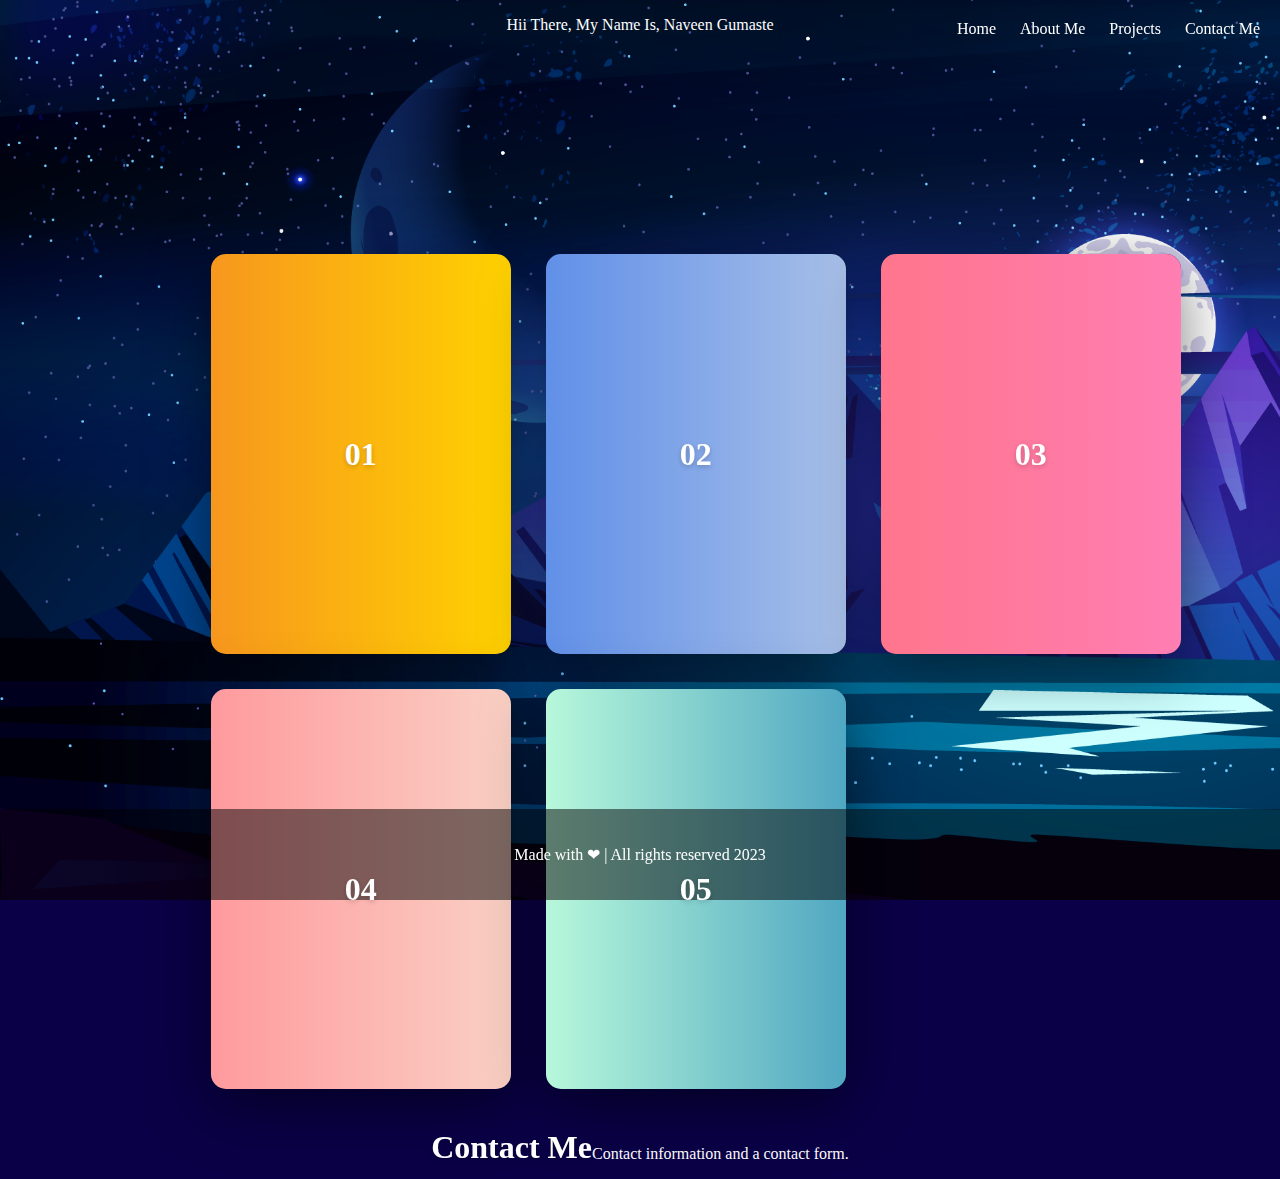
<file: Index.html>
<!DOCTYPE html>
<html lang="en">
<head>
  <meta charset="UTF-8">
  <meta name="viewport" content="width=device-width, initial-scale=1.0">
  <link rel="stylesheet" href="styles.css">
  <script src="app.js"></script>
  <title>My Portfolio</title>
</head>
<body>
  <header>
    <nav>
      <ul>
        <li><a href="#home">Home</a></li>
        <li><a href="#about">About Me</a></li>
        <li><a href="#projects">Projects</a></li>
        <li><a href="#contact">Contact Me</a></li>
      </ul>
    </nav>
  </header>

  <main>
<section id="home" class="section animate-on-scroll">
  <p>Hii There, My Name Is, Naveen Gumaste</p>
</section>

<section id="about" class="section animate-on-scroll">
  <h2>About Me</h2>
  <div class="text-container">
    <p class="animated-text">I am pursuing my engineering in Electronics and Communication, currently in 5th semester. I am a self-taught web developer and I am passionate about learning new things. I am a quick learner and a team player. I am looking for an opportunity to work in a company where I can learn and grow as a developer.</p>
  </div>
</section>


    <section id="projects" class="section";">
      <h2>Projects</h2>
      <div class="container">
        <div class="card">
          <div class="face face1">
            <div class="content">
              <span class="stars"></span>
              <h2 class="one">NFT Card</h2>
              <p class="one">
                <a href="./nft-preview-card-component-main/index.html"> View</a>
              </p>
            </div>
          </div>
          <div class="face face2">
            <h2>01</h2>
          </div>
        </div>

        <div class="card">
          <div class="face face1">
            <div class="content">
              <span class="stars"></span>
              <h2 class="two">Price Grid</h2>
              <p class="two">
                <a href="./single-price-grid-component-master/index.html"> View</a>
              </p>
            </div>
          </div>
          <div class="face face2">
            <h2>02</h2>
          </div>
        </div>

        <div class="card">
          <div class="face face1">
            <div class="content">
              <span class="stars"></span>
              <h2 class="three">Profile Card</h2>
              <p class="three">
                <a href="./profile-card-component-main/"> View</a>
              </p>
            </div>
          </div>
          <div class="face face2">
            <h2>03</h2>
          </div>
        </div>

        <div class="card">
          <div class="face face1">
            <div class="content">
              <span class="stars"></span>
              <h2 class="four">Faq Card</h2>
              <p class="four">
                <a href="./faq-accordion-card-main/index.html"> View</a>
              </p>
            </div>
          </div>
          <div class="face face2">
            <h2>04</h2>
          </div>
        </div>

        <div class="card">
          <div class="face face1">
            <div class="content">
              <span class="stars"></span>
              <h2 class="five">Qr Code</h2>
              <p class="five">
                <a href="./qr-code-component-main/"> View</a>
              </p>
            </div>
          </div>
          <div class="face face2">
            <h2>05</h2>
          </div>
        </div>
      </div>
    </section>

    <section id="contact" class="section";">
      <h2>Contact Me</h2> 
      <br>
      <p>Contact information and a contact form.</p>
    </section>
  </main>

  <footer>
    <p>Made with ❤ | All rights reserved 2023</p>
  </footer>
</body>
</html>
</file>
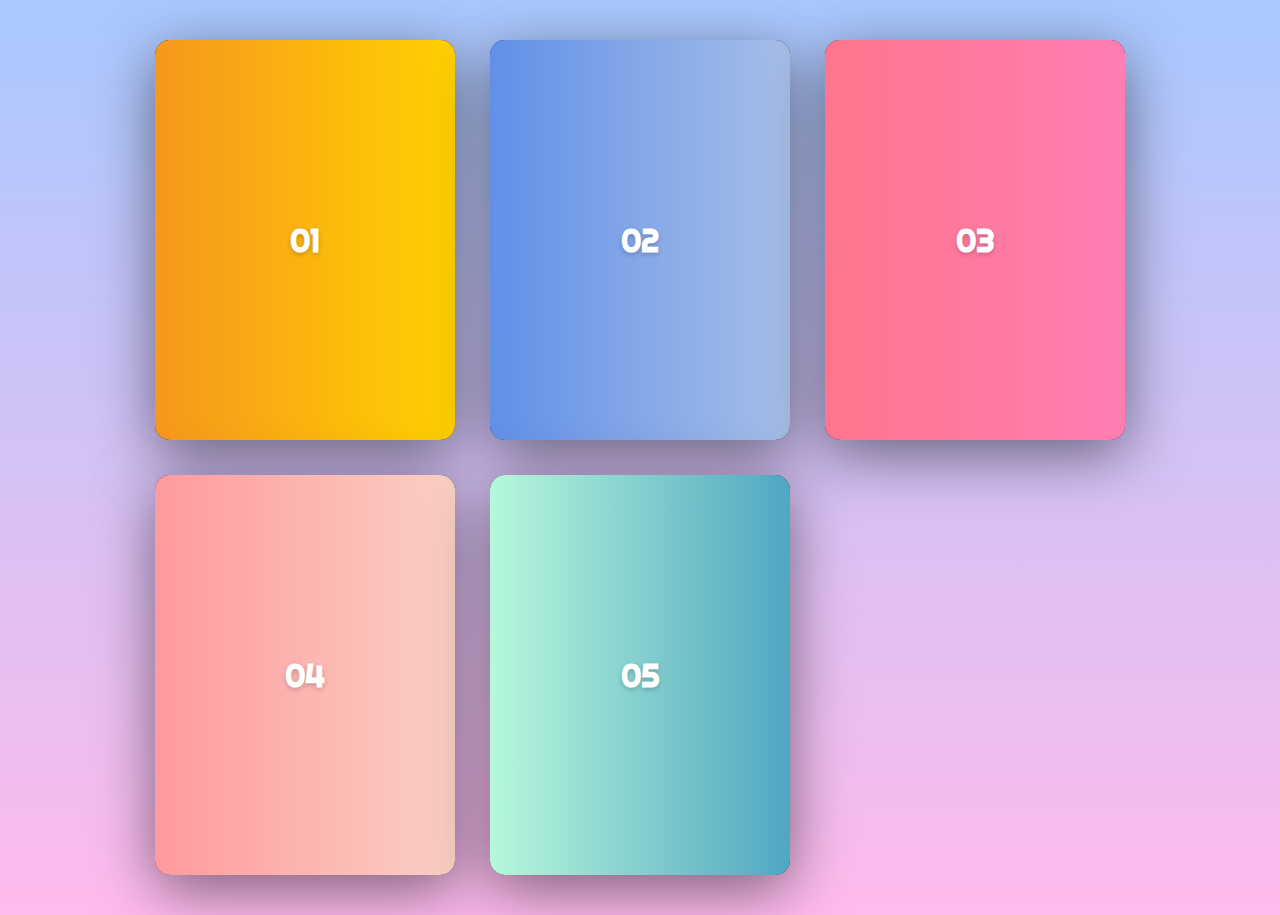
<file: assests/index.html>
<!DOCTYPE html>
<html lang="en">
	<head>
		<meta charset="UTF-8" />
		<meta http-equiv="X-UA-Compatible" content="IE=edge" />
		<meta name="viewport" content="width=device-width, initial-scale=1.0" />
		<link rel="shortcut icon" href="./challenge.png" type="image/x-icon" />
		<link rel="stylesheet" href="./style.css" />
		<title>Naveen's Projects</title>
	</head>

	<body>
		<div class="container">
			<div class="card">
				<div class="face face1">
					<div class="content">
						<span class="stars"></span>
						<h2 class="one">NFT Card</h2>
						<p class="one">
							<a href="./nft-preview-card-component-main/index.html"> View</a>
						</p>
					</div>
				</div>
				<div class="face face2">
					<h2>01</h2>
				</div>
			</div>

			<div class="card">
				<div class="face face1">
					<div class="content">
						<span class="stars"></span>
						<h2 class="two">Price Grid</h2>
						<p class="two">
							<a href="./single-price-grid-component-master/index.html">
								View</a
							>
						</p>
					</div>
				</div>
				<div class="face face2">
					<h2>02</h2>
				</div>
			</div>

			<div class="card">
				<div class="face face1">
					<div class="content">
						<span class="stars"></span>
						<h2 class="three">Profile Card</h2>
						<p class="three">
							<a href="./profile-card-component-main/"> View</a>
						</p>
					</div>
				</div>
				<div class="face face2">
					<h2>03</h2>
				</div>
			</div>

			<div class="card">
				<div class="face face1">
					<div class="content">
						<span class="stars"></span>
						<h2 class="four">Faq Card</h2>
						<p class="four">
							<a href="./faq-accordion-card-main/index.html"> View</a>
						</p>
					</div>
				</div>
				<div class="face face2">
					<h2>04</h2>
				</div>
			</div>

			<div class="card">
				<div class="face face1">
					<div class="content">
						<span class="stars"></span>
						<h2 class="five">Qr Code</h2>
						<p class="five">
							<a href="./qr-code-component-main/"> View</a>
						</p>
					</div>
				</div>
				<div class="face face2">
					<h2>05</h2>
				</div>
			</div>
		</div>
	</body>
</html>
</file>
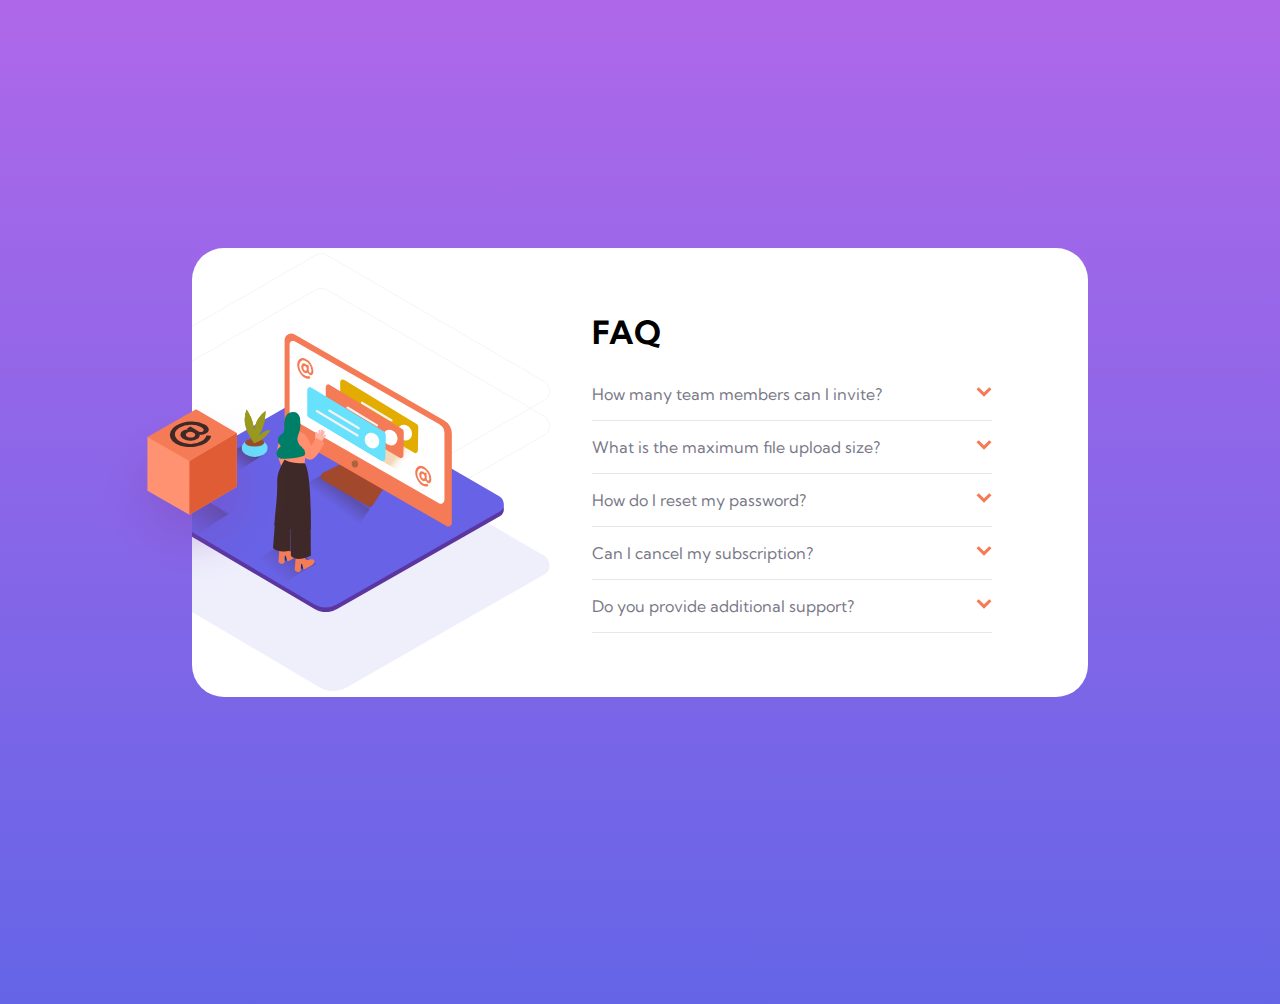
<file: assests/faq-accordion-card-main/index.html>
<!DOCTYPE html>
<html lang="en">
<head>
  <meta charset="UTF-8">
  <meta name="viewport" content="width=device-width, initial-scale=1.0">
  <link href="https://fonts.googleapis.com/css2?family=Kumbh+Sans:wght@400;700&display=swap" rel="stylesheet" />
  <link rel="icon" type="image/png" sizes="32x32" href="./images/favicon-32x32.png">
  <link rel="stylesheet" href="style.css">
  <title>Frontend Mentor | FAQ Accordion Card</title>
</head>
<body>
  <main class="main">
    <section id="main-card">
      <img src="images/illustration-box-desktop.svg" alt="orange box" class="card-box" />
      <div class="card-image">
        <img src="images/illustration-woman-online-desktop.svg" alt="woman on desktop" />
      </div>
      <div class="card-text">
        <header class="header">
        <h1>FAQ</h1>
      </header>
        <div class="accordion">
          <div class="accordion-item">
            <button class="accordion-question">How many team members can I invite?</button>
            <div class="accordion-collapse collapse">
              <div class="accordion-content">
                You can invite up to 2 additional users on the Free plan. There is no limit on team members for the
                Premium plan.
              </div>
            </div>
          </div>
          <div class="accordion-item">
            <button class="accordion-question">What is the maximum file upload size?</button>
            <div class="accordion-collapse collapse">
              <div class="accordion-content">
                No more than 2GB. All files in your account must fit your allotted storage space.
              </div>
            </div>
          </div>
          <div class="accordion-item">
            <button class="accordion-question">How do I reset my password?</button>
            <div class="accordion-collapse collapse">
              <div class="accordion-content">
                Click “Forgot password” from the login page or “Change password” from your profile page. A reset link will
                be emailed to you.
              </div>
            </div>
          </div>
          <div class="accordion-item">
            <button class="accordion-question collapse">Can I cancel my subscription?</button>
            <div class="accordion-collapse collapse">
              <div class="accordion-content">
                Yes! Send us a message and we’ll process your request no questions asked.
              </div>
            </div>
          </div>
          <div class="accordion-item">
            <button class="accordion-question">Do you provide additional support?</button>
            <div class="accordion-collapse collapse">
              <div class="accordion-content">
                Chat and email support is available 24/7. Phone lines are open during normal business hours.
              </div>
            </div>
          </div>
        </div>
    </section>
    <script src="script.js"></script>
  </main>
</body>
</html>
</file>
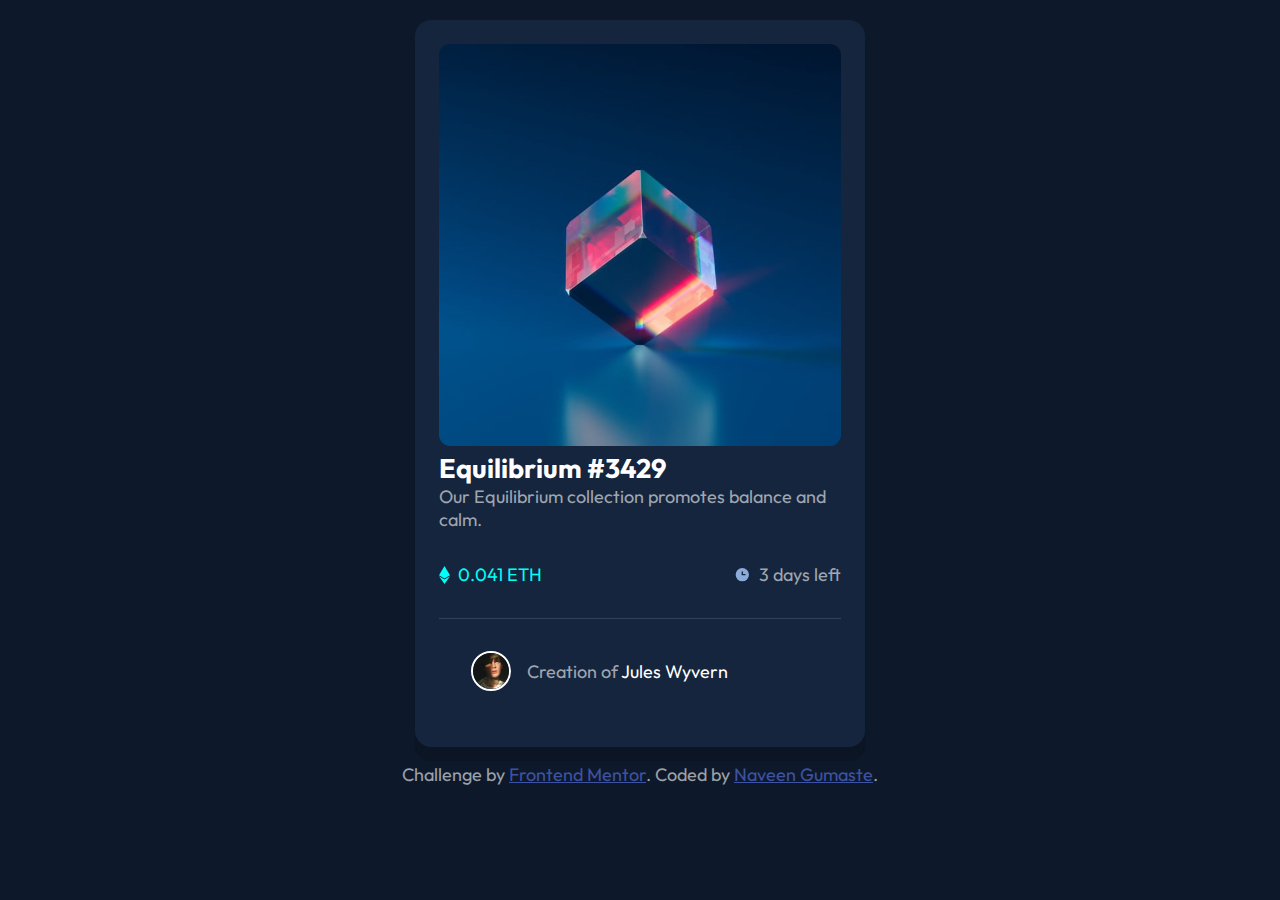
<file: assests/nft-preview-card-component-main/index.html>
<!DOCTYPE html>
<html lang="en">
  <head>
    <meta charset="UTF-8" />
    <meta name="viewport" content="width=device-width, initial-scale=1.0" />
    <link rel="icon" type="image/png" sizes="32x32" href="./images/favicon-32x32.png"/>
    <title>Frontend Mentor | NFT preview card component</title>
    <link rel="stylesheet" href="style.css">
  </head>
  <body>
   <div class="container">
     <article class="main-img">
       <img src="./images/image-equilibrium.jpg" alt="">
       <div>
         <img src="./images/icon-view.svg" alt="">
       </div>
     </article>

     <article>
      <h2>Equilibrium #3429</h2>
      <p>
        Our Equilibrium collection promotes balance and calm.
      </p>
      <ul>
        <li><img src="./images/icon-ethereum.svg" alt=""> 0.041 ETH</li>
        <li><img src="./images/icon-clock.svg" alt=""> 3 days left</li>
      </ul>
     </article>

     <article class="avatar">
       <img src="./images/image-avatar.png" alt="">
      <p>Creation of <span>Jules Wyvern</span></p>
    </article> 
   </div>

    <div class="attribution">
      Challenge by
      <a href="https://www.frontendmentor.io?ref=challenge" target="_blank"
        >Frontend Mentor</a
      >. Coded by <a href="#">Naveen Gumaste</a>.
    </div>
  </body>
</html>
</file>
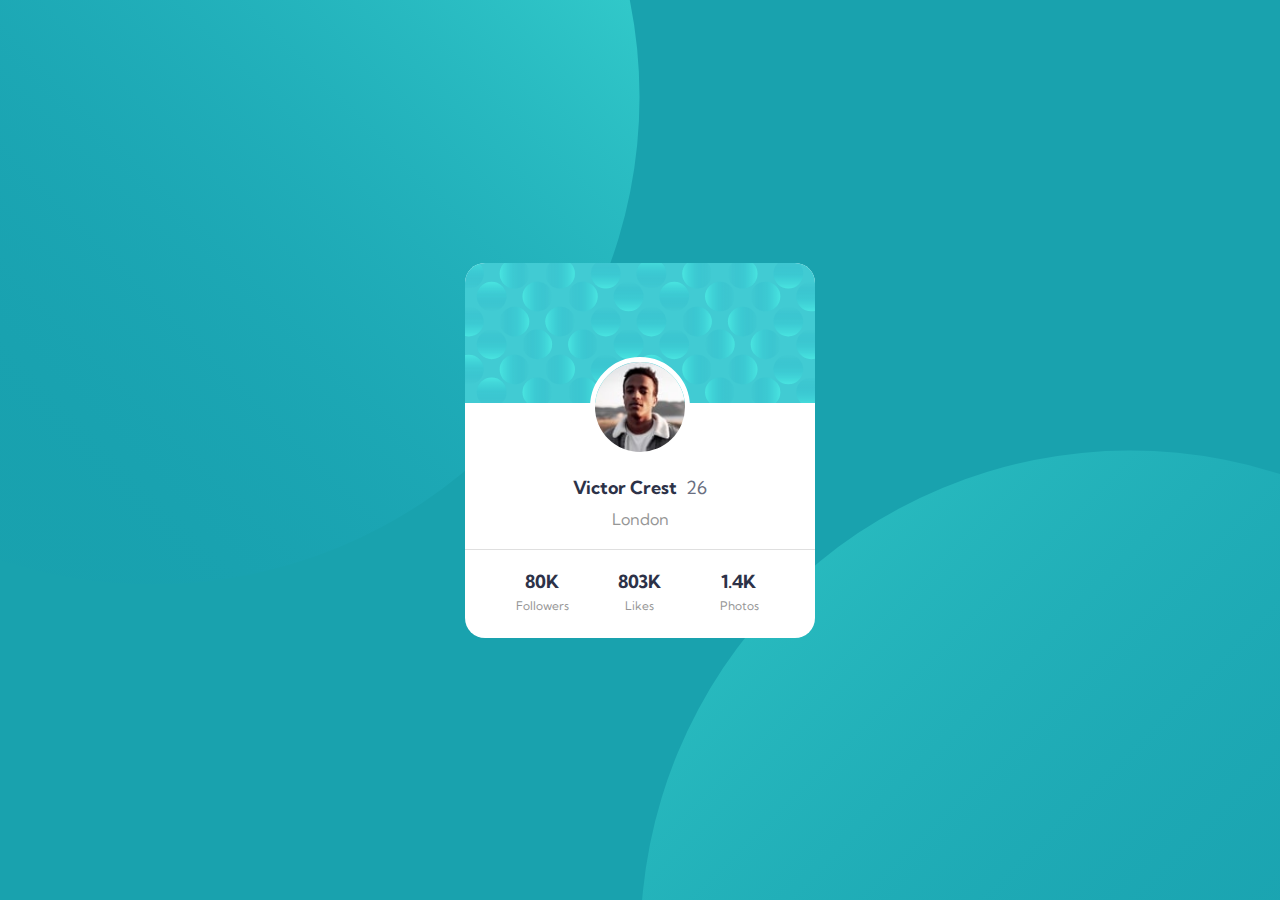
<file: assests/profile-card-component-main/index.html>
<!DOCTYPE html>
<html lang="en">
  <head>
    <meta charset="UTF-8" />
    <meta name="viewport" content="width=device-width, initial-scale=1.0" />
    <link rel="icon" type="image/png" sizes="32x32" href="./images/favicon-32x32.png"
    />
    <link rel="stylesheet" href="style.css" />
    <title>Frontend Mentor | Profile card component</title>
  </head>
  <body>
    <div class="container">
      <div class="center">
        <div class="content">
        <img src="./images/bg-pattern-card.svg" alt="bg-card">
        <img class="potrait" src="./images/image-victor.jpg" alt="">
        <h3 class="name">Victor Crest <span class="age">26</span></h3>
        <p class="location">London</p>
      </div>
      <div class="num">
        <ul>
          <li>80K</li>
          <li>803K</li>
          <li>1.4K</li>
        </ul>
      </div>
      <div class="stats">
        <ul>
          <li>Followers</li>
          <li class="likes">Likes</li>
          <li class="photo">Photos</li>
        </ul>
      </div>
    </div>
    </div>
  </body>
</html>
</file>
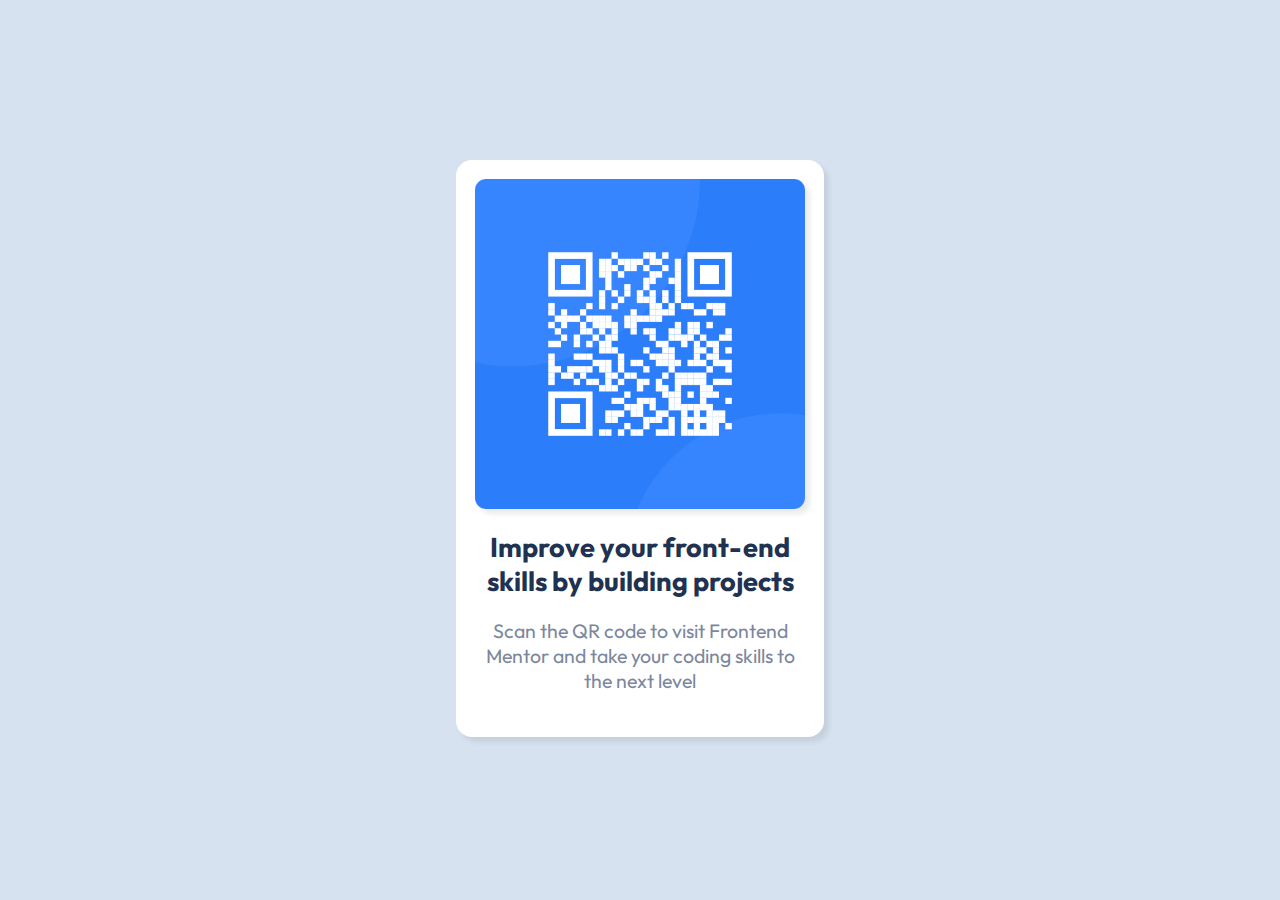
<file: assests/qr-code-component-main/index.html>
<!DOCTYPE html>
<html lang="en">
	<head>
		<meta charset="UTF-8" />
		<meta name="viewport" content="width=device-width, initial-scale=1.0" />
		<link
			rel="icon"
			type="image/png"
			sizes="32x32"
			href="./images/favicon-32x32.png"
		/>
		<link rel="stylesheet" href="style.css" />
		<title>Frontend Mentor | QR code component</title>
	</head>
	<body>
		<main class="main">
			<div class="container">
				<div class="wrapper">
					<!-- Header Piece goes here -->
					<img class="img" src="./images/image-qr-code.png" alt="" />
					<header class="header">
						<h1 class="title">
							Improve your front-end skills by building projects
						</h1>
					</header>

					<p class="subtitle">
						Scan the QR code to visit Frontend 
						Mentor and take your coding skills to the next level
					</p>
				</div>
			</div>
		</main>
	</body>
</html>
</file>
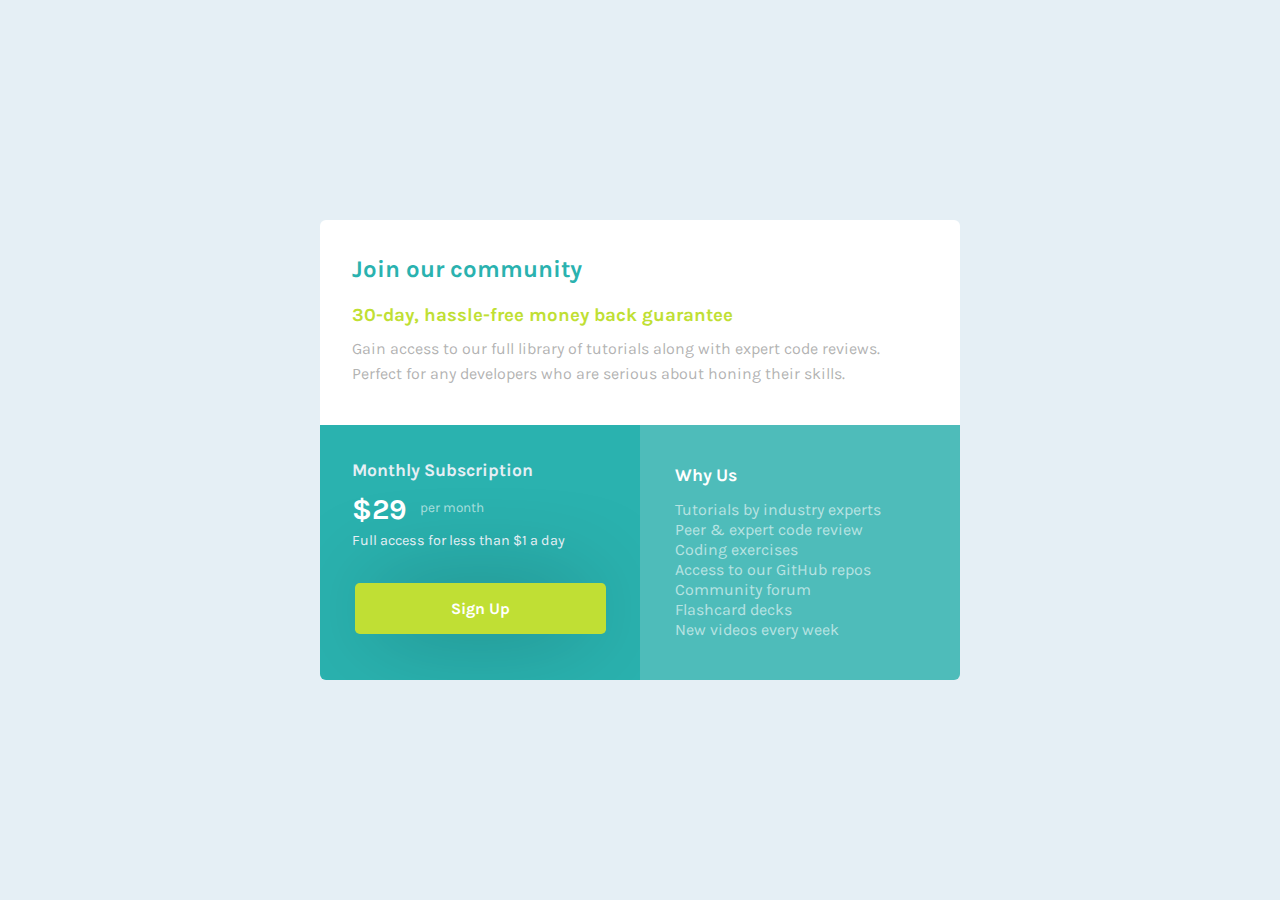
<file: assests/single-price-grid-component-master/index.html>
<!DOCTYPE html>
<html lang="en">
	<head>
		<meta charset="UTF-8" />
		<meta name="viewport" content="width=device-width, initial-scale=1.0" />
		<link
			rel="icon"
			type="image/png"
			sizes="32x32"
			href="./images/favicon-32x32.png"
		/>
    <link rel="stylesheet" href="style.css">
		<title>Frontend Mentor | Single Price Grid Component</title>
	</head>
	<body>
		<div class="container">
			<div class="wrapper">
				<div class="join">
					<h1>Join our community</h1>
						
					<h3>30-day, hassle-free money back guarantee</h3>
					<p class="para">
						Gain access to our full library of tutorials along with expert code
						reviews.
					</p>
					<p class="para2"> 
						Perfect for any developers who are serious about honing their
						skills.
					</p>
				</div>
				<div class="sub">
					<h2>Monthly Subscription</h2>
					<h5>
						<span class="price">&dollar;29</span
						><span class="text">per month</span>
					</h5>
					<p>Full access for less than &dollar;1 a day</p>
					<button class="btn">Sign Up</button>
				</div>
				<div class="why">
					<h2 class="title">Why Us</h2>
					<ul class="steps">
						<li>Tutorials by industry experts</li>
						<li>Peer &amp; expert code review</li>
						<li>Coding exercises</li>
						<li>Access to our GitHub repos</li>
						<li>Community forum</li>
						<li>Flashcard decks</li>
						<li>New videos every week</li>
					</ul>
				</div>
			</div>
		</div>
		
	</body>
</html>
</file>
<file: styles.css>
body {
	margin: 0;
	padding: 0;
	box-sizing: border-box;
	display: flex;
	justify-content: center;
	align-items: center;
	font-family: "Righteous", cursive;
	min-height: 100vh;
	background-color: #0a0047;
	/* background-image: linear-gradient(180deg, #b3e0f2 0%, #0057a8 100%); */
	background-image: url('./bg-img/Head.jpg'); /* Add the image URL here */
	background-attachment: fixed; /* Optional: makes the background fixed */
	background-size: cover;
  background-repeat: no-repeat;
}

header {
	position: fixed;
	top: 0;
	right: 0;
	padding: 20px;
}

nav ul {
	list-style: none;
	margin: 0;
	padding: 0;
}

nav li {
	display: inline;
	margin-left: 20px;
}

nav a {
	color: white;
	text-decoration: none;
}

.animated-text {
	font-size: 1em;
	font-weight: bold;
	text-align: center;
	color: white;
	text-shadow: 0 2px 5px rgba(0, 0, 0, 0.2);
	margin: 4rem;
	padding: 0;
	overflow-x: hidden;
}

.container {
	max-width: 100vw;
	display: grid;
	grid-template-columns: repeat(auto-fit, minmax(300px, 1fr));
	grid-gap: 35px;
	margin: 0 auto;
	padding: 40px 20px;
}

section,
h2 {
	display: flex;
	justify-content: center;
	color: white;
	font-size: 16px;
}

.card {
	position: relative;
	width: 300px;
	height: 400px;
	margin: 0 auto;
	background: #0c213d;
	border-radius: 15px;
	box-shadow: 0 15px 60px rgba(0, 0, 0, 0.5);
}

.face {
	position: absolute;
	bottom: 0;
	left: 0;
	width: 100%;
	height: 100%;
	display: flex;
	justify-content: center;
	align-items: center;
}

.face1 {
	box-sizing: border-box;
	padding: 20px;
}

h2 {
	margin: 0;
	padding: 0;
}

.one {
	background-color: #fffc00;
	-webkit-background-clip: text;
	-webkit-text-fill-color: transparent;
}

.two {
	background-color: #00fffc;
	-webkit-background-clip: text;
	-webkit-text-fill-color: transparent;
}

.three {
	background-color: #fc00ff;
	-webkit-background-clip: text;
	-webkit-text-fill-color: transparent;
}

.four {
	background-color: #ff9a9e;
	-webkit-background-clip: text;
	-webkit-text-fill-color: transparent;
}

.five {
	background-color: #b7f8db;
	-webkit-background-clip: text;
	-webkit-text-fill-color: transparent;
}

.face2 {
	transition: 0.5s;
}

h2 {
	margin: 0;
	padding: 0;
	font-size: 10em;
	color: #fff;
	transition: 0.5s;
	text-shadow: 0 2px 5px rgba(0, 0, 0, 0.2);
	z-index: 10;
}

.card:hover .face.face2 {
	height: 60px;
}

h2 {
	font-size: 2em;
}

.card:nth-child(1) .face.face2 {
	background-image: linear-gradient(90deg, #f7971e 0%, #ffd200 100%);
	border-radius: 15px;
}

.card:nth-child(2) .face.face2 {
	background-image: linear-gradient(90deg, #6190e8 0%, #a7bfe8 100%);
	border-radius: 15px;
}

.card:nth-child(3) .face.face2 {
	background-image: linear-gradient(90deg, #ff758c 0%, #ff7eb3 100%);
	border-radius: 15px;
}

.card:nth-child(4) .face.face2 {
	background-image: linear-gradient(90deg, #ff9a9e 0%, #fad0c4 100%);
	border-radius: 15px;
}

.card:nth-child(5) .face.face2 {
	background-image: linear-gradient(90deg, #b7f8db 0%, #50a7c2 100%);
	border-radius: 15px;
}

footer {
	text-align: center;
	padding: 20px;
	background-image: linear-gradient(-90deg, #b3e0f2 0%, #0057a8 100%);
	background: rgba(0, 0, 0, 0.5); /* Add a semi-transparent background to the footer for better readability */
	position: fixed;
	bottom: 0;
	width: 100%;
	color: white;
}

/* Animation Sections */

/* CSS for the typewriter animation */
.animated-text span {
	opacity: 0;
	animation: typeWriter 0.2s steps(125) forwards;
}

@keyframes typeWriter {
	from {
		width: 0;
	}
	to {
		width: 100%;
		opacity: 1;
	}
}

/* Add a class for parallax effect */
.parallax-bg {
	background-attachment: fixed;
	background-position: center;
	background-repeat: no-repeat;
	background-size: cover;
}
</file>
<file: assests/style.css>
@import url("https://fonts.googleapis.com/css2?family=Righteous&display=swap");

body {
	margin: 0;
	padding: 0;
	display: flex;
	justify-content: center;
	align-items: center;
	font-family: "Righteous", cursive;
	min-height: 100vh;
	background-color: #a9c9ff;
	background-image: linear-gradient(180deg, #a9c9ff 0%, #ffbbec 100%);
}
.container {
	max-width: 100vw;
	display: grid;
	grid-template-columns: repeat(auto-fit, minmax(300px, 1fr));
	grid-gap: 35px;
	margin: 0 auto;
	padding: 40px 0;
}
.card {
	position: relative;
	width: 300px;
	height: 400px;
	margin: 0 auto;
	background: #0c213d;
	border-radius: 15px;
	box-shadow: 0 15px 60px rgba(0, 0, 0, 0.5);
}
.face {
	position: absolute;
	bottom: 0;
	left: 0;
	width: 100%;
	height: 100%;
	display: flex;
	justify-content: center;
	align-items: center;
}
.face1 {
	box-sizing: border-box;
	padding: 20px;
}
h2 {
	margin: 0;
	padding: 0;
}

.one {
	background-color: #fffc00;
	-webkit-background-clip: text;
	-webkit-text-fill-color: transparent;
}

.two {
	background-color: #00fffc;
	-webkit-background-clip: text;
	-webkit-text-fill-color: transparent;
}

.three {
	background-color: #fc00ff;
	-webkit-background-clip: text;
	-webkit-text-fill-color: transparent;
}
.four {
	background-color: #ff9a9e;
	-webkit-background-clip: text;
	-webkit-text-fill-color: transparent;
}
.five {
	background-color: #b7f8db;
	-webkit-background-clip: text;
	-webkit-text-fill-color: transparent;
}

.face2 {
	transition: 0.5s;
}
h2 {
	margin: 0;
	padding: 0;
	font-size: 10em;
	color: #fff;
	transition: 0.5s;
	text-shadow: 0 2px 5px rgba(0, 0, 0, 0.2);
	z-index: 10;
}

.card:hover .face.face2 {
	height: 60px;
}
h2 {
	font-size: 2em;
}

.card:nth-child(1) .face.face2 {
	background-image: linear-gradient(90deg, #f7971e 0%, #ffd200 100%);
	border-radius: 15px;
}

.card:nth-child(2) .face.face2 {
	background-image: linear-gradient(90deg, #6190e8 0%, #a7bfe8 100%);
	border-radius: 15px;
}

.card:nth-child(3) .face.face2 {
	background-image: linear-gradient(90deg, #ff758c 0%, #ff7eb3 100%);
	border-radius: 15px;
}
.card:nth-child(4) .face.face2 {
	background-image: linear-gradient(90deg, #ff9a9e 0%, #fad0c4 100%);
	border-radius: 15px;
}
.card:nth-child(5) .face.face2 {
	background-image: linear-gradient(90deg, #b7f8db 0%, #50a7c2 100%);
	border-radius: 15px;
}
</file>
<file: assests/faq-accordion-card-main/style.css>
html {
    box-sizing: border-box;
}

/*all elements including any psuedo-elements that may exist on any element*/
*,
*::before,
*::after {
    box-sizing: inherit;
}

/* These are the required/provided color Variables */

:root {

    /* Primary */

    --text-xdkblue: hsl(238, 29%, 16%);
    --text-lightred: hsl(14, 88%, 65%);

    /* Neutral */

    --text-dkgreyblue: hsl(237, 12%, 33%);
    --text-dkgreyblue: hsl(240, 6%, 50%);

    /* Dividers */

    --text-lightgreyblue: hsl(240, 5%, 91%);

    /* Gradient */

    --gradient-violet: hsl(273, 75%, 66%);
    --gradient-lightblue: hsl(240, 73%, 65%);
}

/*Styling for the Desktop Screen*/

body {
    font-family: "Kumbh Sans", sans-serif;
    margin: 0;
    padding: 0;
    min-height: 100vh;
    background-image: linear-gradient(var(--gradient-violet), var(--gradient-lightblue));
}

h1,
h2,
h3 {
    margin: 0;
}

h1 {
    margin-bottom: 1rem;
}

#main-card {
    display: flex;
    position: relative;
    top: 9rem;
    background-color: #fff;
    background-image: url(images/bg-pattern-desktop.svg);
    background-size: 50%;
    background-repeat: no-repeat;
    background-position: -20% center;
    max-width: 56rem;
    margin: 6.5rem auto;
    padding: 4rem 6rem 4rem 0;
    border-radius: 2rem;
}
.card-image,
.card-text {
    flex: 1;
}
.card-image {
    display: flex;
    align-items: center;
    overflow: hidden;
}

.card-image img {
    width: 100%;
    max-width: 25rem;
    height: auto;
    padding-right: 2rem;
    transform: translateX(-3.5rem);
}

.card-box {
    display: block;
    position: absolute;
    top: 56%;
    z-index: 1;
    transform: translateX(-50%) translateY(-50%);
}

.accordion-item {
    border-bottom: 1px solid var(--text-lightgreyblue);
    padding-top: 1rem;
}

.accordion-question {
    border: none;
    background: none;
    color: var(--text-dkgreyblue);
    margin-bottom: 1rem;
    padding: 0;
    font-family: "Kumbh Sans", sans-serif;
    font-size: 1rem;
    display: flex;
    width: 100%;
    justify-content: space-between;
}

.accordion-question:hover {
    color: var(--text-lightred);
    cursor: pointer;
}

.accordion-question.open {
    font-weight: 700;
    color: var(--text-xdkblue);
}

.accordion-question::after {
    content: "";
    background-image: url(images/icon-arrow-down.svg);
    display: block;
    width: 1rem;
    height: 1rem;
    background-repeat: no-repeat;
    background-size: contain;
    background-position: center center;
    transition: transform 300ms ease-in-out;
}

.accordion-content {
    color: var(--text-dkgreyblue);
    font-size: 0.75rem;
    padding-bottom: 1rem;
    line-height: 1.5;
}

.accordion-collapse {
    transition: height 500ms ease;
}

.accordion-question.open {
    font-weight: 700;
}

.accordion-question.open::after {
    transform: rotate(180deg);
    transition: transform 300ms ease-in-out;
}

.accordion-collapse.collapse {
    display: none;
}

.accordion-collapse.collapsing {
    height: 0;
    overflow: hidden;
}

.accordion-collapse.open {
    display: block;
}

/* Styling For the Mobiles screen*/

@media (max-width: 375px) {

    body{
        background: no-repeat;
    }

    #main-card {
        width: 330px;
        display: flex;
        flex-direction: column;
        justify-content: center;
        align-items: center;
        padding: 0 1rem 2.6rem 1rem;
        background-image: url(images/bg-pattern-mobile.svg);
        background-position: top center;
        background-size: 10rem;
    }

    .card-image {
        overflow: visible;
    }

    .card-image img {
        width: 100%;
        max-width: 20rem;
        display: block;
        padding: 0;
        transform: translate(0rem, -6rem);
    }

    .card-text {
        width: 100%;
        text-align: left;
    }

    .card-box {
        display: none;
    }
    .accordion-question{
        font-size: 0.9rem;
    }

    h1 {
        font-size: 2rem;
        text-align: center;
    }
}
</file>
<file: assests/nft-preview-card-component-main/style.css>
@import url('https://fonts.googleapis.com/css2?family=Outfit:wght@300;400;600&display=swap');

*{
    margin: 0;
    padding: 0;
    box-sizing: border-box;
}


:root{
--soft-blue: hsl(215, 51%, 70%);
--cyan: hsl(178, 100%, 50%);

/* ### Neutral */

--main-bg: hsl(217, 54%, 11%);
--card-bg: hsl(216, 50%, 16%);
--line: hsl(215, 32%, 27%);
--white: hsl(0, 0%, 100%);
}
img{
    max-width: 100%;
    border-radius: 0.7rem;
}
ul{
    list-style: none;
}
.container h2{
    font-weight: 600px;
    color: var(--white);
    margin: 1rem, 0.5rem 0.5rem 0;
}
.container h2:hover{
    color: var(--cyan);
    transition: 0.5s ease-in-out;
}
.container ul li{
    display: flex;
    align-items: center;
}
.container ul{
    display: flex;
    align-items: center;
    justify-content: space-between;
    padding: 2rem 0;
    border-bottom: 1px solid var(--line);
}
.container ul li:first-child{
    color: var(--cyan);
}
.container ul li img{
    margin-right: 0.5rem;
}
p{
    font-weight: 300px;
}
body{
    font-family: 'Outfit', sans-serif;
    font-size: 18px;
    cursor: pointer;
    background-color: var(--main-bg);
    color: hsl(0, 0%, 100%, 60%);
    padding: 1.25rem;
}
.container {
    padding: 1.5rem;
    background-color: var(--card-bg);
    box-shadow: 0px 14px 1px hsl(215, 54%, 9%);
    border-radius: 1rem;
}
.container .main-img{
    position: relative;
}
.container .main-img div{
    position: absolute;
    top: 0;
    background-color: hsl(178, 100%, 50%, 40%);
    width: 100%;
    height: calc(100% - 4px);
    border-radius: 1rem;
    z-index: 999;
    opacity: 0;
    transition: opacity 0.5s ease-in-out;
}
.container .main-img div:hover{
    opacity: 1;
}
.container .main-img div img{
    position: absolute;
    left: 50%;
    top: 50%;
    transform: translate(-50% ,-50%);
}
.avatar{
    display: flex;
    align-items: center;
    justify-content: start;
    padding: 2rem;
    
}
.container .avatar img{
    width: 2.5rem;
    border: 2px solid var(--white);
    border-radius: 50%;
    margin-right: 1rem;
}
span{
    color: var(--white);
    font-weight: 400px;
}

.container .avatar p span:hover{
    color: var(--cyan);
    transition: 0.5s ease-in-out;
}
.attribution {
    font-size: 18px;
    text-align: center;
  }
  .attribution a {
    color: hsl(228, 45%, 44%);
  }
  
  @media(min-width: 500px){
      .container{
          width: 450px;
          margin: 0 auto 1rem;
      }
  }
</file>
<file: assests/profile-card-component-main/style.css>
@import url('https://fonts.googleapis.com/css2?family=Kumbh+Sans:wght@400;700&display=swap');

:root{
--Dark-cyan: hsl(185, 75%, 39%);
--Very-dark-desaturated-blue: hsl(229, 23%, 23%);
--Dark-grayish-blue: hsl(227, 10%, 46%);
--Dark-gray: hsl(0, 0%, 59%);
}
*{
    margin: 0;
    padding: 0;
    box-sizing: border-box;
}
body{
    font-family: 'Kumbh Sans', sans-serif;
    background-color: var(--Dark-cyan);
    display: flex;
    align-items: center;
    min-height: 100vh;
    background-image: url(./images/bg-pattern-top.svg) , url(./images/bg-pattern-bottom.svg);
    background-repeat: no-repeat, no-repeat;
    background-position: right 50vw bottom 35vh, left 50vw top 50vh;
}
.container{
    margin: 0 auto;
    text-align: center;
}
.center{
    max-width: 350px;
    background-color: white;
    border-radius: 20px;
    overflow: hidden;
    margin-left: 1rem;
    margin-right: 1rem;
}
.potrait{
    width: 100px;
    height: 100px;
    border-radius: 50%;
    border: 5px solid white;
    margin-top: -50px;
}
.name{
    font-family:  'Kumbh Sans', sans-serif;
    font-size: 18px;
    font-weight: 700;
    padding-top: 15px;
    margin-bottom: 10px;
    color: var(--Very-dark-desaturated-blue);
}
.age{
    color: var(--Dark-grayish-blue);
    font-weight: 400;
    font-size: 18px;
    margin-left: 5px;
}
.location{
    color: var(--Dark-gray);
    font-weight: 400;
    margin-bottom: 20px;
}
ul{
    list-style: none;
}

.num ul{
    display: flex;
    align-items: center;
    justify-content: space-evenly;
    font-family: inherit;
    padding-top: 20px;
    font-size: 18px;
    font-weight: 700;
    color: var(--Very-dark-desaturated-blue);
    border-top: 1px solid hsl(0, 0%, 59%, 0.3);
}
.stats ul{
    font-family: 'Kumbh Sans', sans-serif;
    display: flex;
    align-items: center;
    justify-content: space-evenly;
    margin-right: 10px;
    padding-top: 5px;
    padding-bottom: 25px;
    font-size: 12px;
    font-weight: 400;
    color: var(--Dark-gray);
}
.stats ul:first-child{
    padding-left: 5px;
}
.stats ul .likes{
    padding-left: 10px;
}
.stats ul .photo{
    padding-left: 20px;
    z-index: 1;
}
</file>
<file: assests/qr-code-component-main/style.css>
/*Fonts of weight"400 ,700" imported From => googlefonts.com*/
@import url("https://fonts.googleapis.com/css2?family=Outfit:wght@400;700&display=swap");

/*Colors Needed are converter to Variable for reusability in the project */

:root {
	--White: hsl(0, 0%, 100%);
	--Light-gray: hsl(212, 45%, 89%);
	--Grayish-blue: hsl(220, 15%, 55%);
	--Dark-blue: hsl(218, 44%, 22%);
}

/* Css reset */

* {
	margin: 0;
	padding: 0;
	box-sizing: border-box;
}
.img {
	display: flex;
	max-width: 100%;
	border-radius: 0.7rem;
	margin-bottom: 1rem;
	box-shadow: 5px 5px 5px rgba(0, 0, 0, 0.08);
}
body {
	font-family: "Outfit", sans-serif;
	font-size: 0.9375rem;
	height: calc(100vh-1px);
	display: flex;
	flex-direction: column;
	align-items: center;
	justify-content: center;
	background-color: var(--Light-gray);
}

/* styling for desktop 1440px */

.wrapper {
	background-color: var(--White);
	display: flex;
	flex-direction: column;
	align-items: center;
	margin: 10rem 10rem 10rem 10rem;
	padding: 1.2rem;
	max-width: 23rem;
	border-radius: 1rem;
	box-shadow: 5px 5px 5px rgba(0, 0, 0, 0.08);
}

.wrapper h1 {
	color: var(--Dark-blue);
	text-align: center;
	font-size: 1.7rem;
	font-weight: 700;
	padding: 0.3rem;
	margin-bottom: 1rem;
}

.wrapper p {
	color: var(--Grayish-blue);
	text-align: center;
	font-size: 1.22rem;
	font-weight: 400;
	padding: 0rem 0.5rem 1.5rem 0.5rem;
}


@media only screen and (max-width: 375px) {
	.wrapper{
		width: 20rem; 
	}
	.img {
		display: flex;
		max-width: 100%;
		border-radius: 0.7rem;
		margin-bottom: 1rem;
		box-shadow: 5px 5px 5px rgba(0, 0, 0, 0.08);
	}
	.wrapper h1 {
		font-size: 1.5rem;
		padding: 0.2rem;
	}

	.wrapper p{
		font-size: 1rem;
	}
}
</file>
<file: assests/single-price-grid-component-master/style.css>
@import url('https://fonts.googleapis.com/css2?family=Karla:wght@400;700&display=swap');

:root{
    /* Primary */
    --Cyan: hsl(179, 62%, 43%);
    --light-cyan: hsl(179, 45%, 52%);
    --bright-yellow: hsl(71, 73%, 54%);

/* Neutral */
    --white: hsl(255,100%,100%);
    --light-Gray: hsl(204, 43%, 93%);
    --grayish-Blue: hsl(218, 22%, 67%);
}

*{
    margin: 0;
    padding: 0;
    box-sizing: border-box;
}

body{
    font-size: 16px;
    font-family: 'Karla', sans-serif;
    min-height: 100vh;
    background: var(--light-Gray);
    display: flex;
    align-items: center;
}

.container {
    max-width: 120em;
    margin: 0 auto;
}

.wrapper {
    display: grid;
    grid-template-columns: 50% 50%;
    grid-template-areas: "a a" "b c";
    border-radius: 6px;
    overflow: hidden;
}
.join{
    grid-area: a;
    background: var(--white);
    
}

.join h1 {
    color: var(--Cyan);
    font-size: 1.5rem;
    font-weight: 700;
    padding: 2.2rem 1.5rem 1.2rem 2rem;
}

.join h3{
    color: var(--bright-yellow);
    font-weight: 700;
    padding: 0.1rem 1rem 0.7rem 2rem;
}

.join .para{
    color: rgba(170, 170, 170, 0.9);
    font-weight: 400;
    padding: 0.1rem 5rem 0.3rem 2rem;
    
}

.join .para2{
    color: rgba(170, 170, 170, 0.9);
    font-weight: 400;
    padding: 0.1rem 1rem 2.6rem 2rem;
}

.sub{
    grid-area: b;
    background: var(--Cyan);
}

.sub h2{
    font-size: 1.1rem;
    font-weight: 700;
    color: var(--light-Gray);
    padding: 2.2rem 1rem 0.2rem 2rem;
}

.sub h5{
    display: flex;
    align-items: center;
}

.price{
    font-size: 1.8rem;
    font-weight: 700;
    color: var(--white);
    padding: 0.6rem 0.8rem 0.4rem 2rem;
}

.text{
    color: rgba(255, 255, 255, 0.6);
    font-weight: 400;
    font-size: 0.85rem;
}

.sub p{
    font-size: 0.9rem;
    font-weight: 400;
    padding: 0rem 2rem 0.6rem 2rem;
    margin-bottom: 1.5rem;
    color: var(--light-Gray);
}

.sub .btn{
    display: flex;
    margin: auto;
    align-items: center;
    justify-content: center;
    padding: 1rem 6rem 1rem 6rem;
    border-radius: 0.3rem;
    font-size: 1rem;
    font-weight: 700;
    font-family: 'Karla', sans-serif;
    color: var(--white);
    border: none;
    box-shadow: 0rem 0rem 6rem -1.2rem #000000;
    background-color: var(--bright-yellow);
}
.why{
    grid-area: c;
    background: var(--light-cyan);
    padding: 40px 0px 40px 35px ;
}
.why h2 {
    color: var(--white);
    font-size: 1.1rem;
    font-weight: 700;
    margin-bottom: 15px;
}

.why li{
    line-height: 1.25rem;
    font-weight: 400;
    color: rgba(255, 255, 255, 0.6);
}

.why ul li{
    list-style-type: none;
}

@media only screen and (max-width: 375px) {
    .wrapper {
        max-width: 320px;
        grid-template-columns: 100%;
        grid-template-areas: "a""b""c";
        margin: 3rem 1.8rem 3rem 1.8rem;
    }
    .join h1{
        font-size: 1.5rem;
        padding: 2.2rem 1.5rem 1.2rem 2rem;
    }
    .join h3{
        font-size: 1.5rem;
    }
    .join .para{
        font-size: 0.9rem;
        padding: 0.1rem 1rem 0.3rem 2rem;
        
    }
    .join .para2{
        font-size: 0.9rem;
        padding: 0.1rem 1rem 2rem 2rem;
    }

    .sub .btn{
        padding: 0.8rem 6rem 0.8rem 6rem;
        margin-bottom: 1.4rem;
        font-size: 1rem;
    }
    .why li{
        font-size: 0.8rem;
        line-height: 1.3rem;
    }
    .why{
        padding-left: 1.8rem;
        padding-bottom: 1.3rem;
    }
}
</file>
